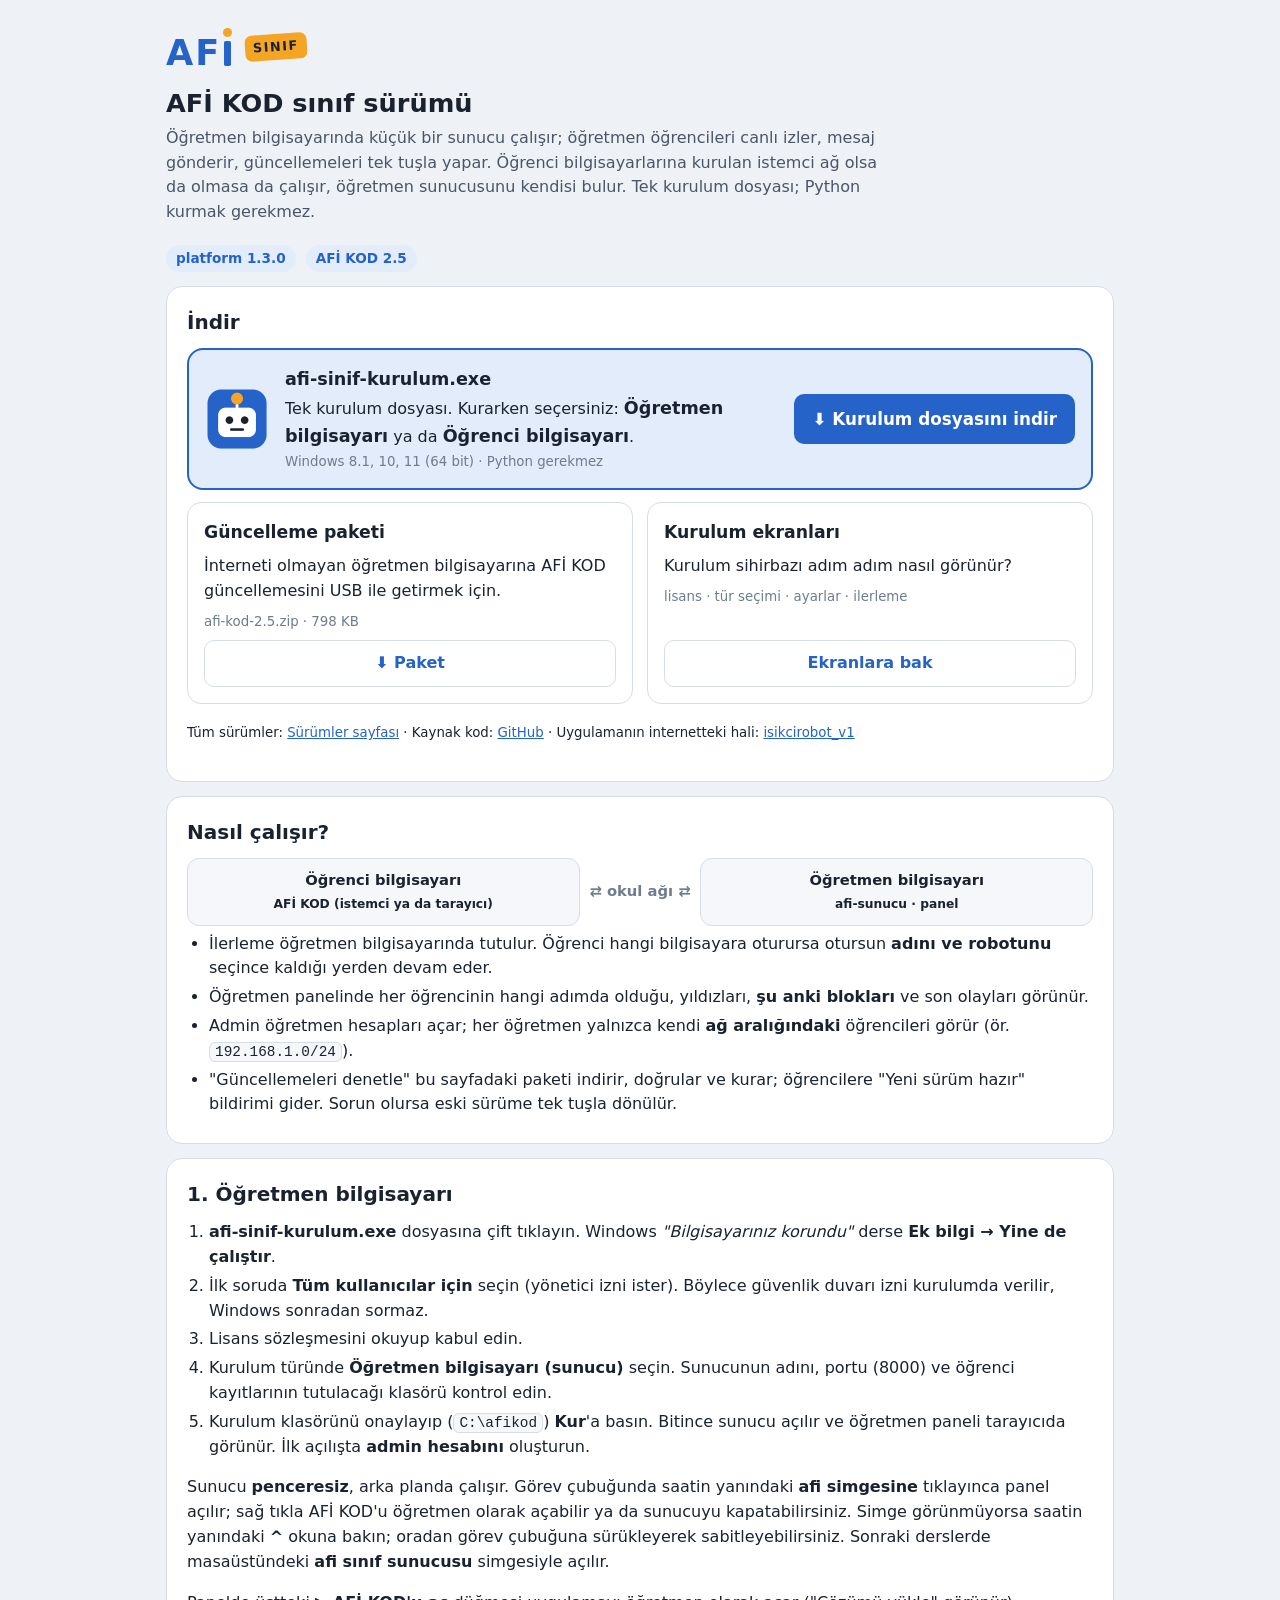
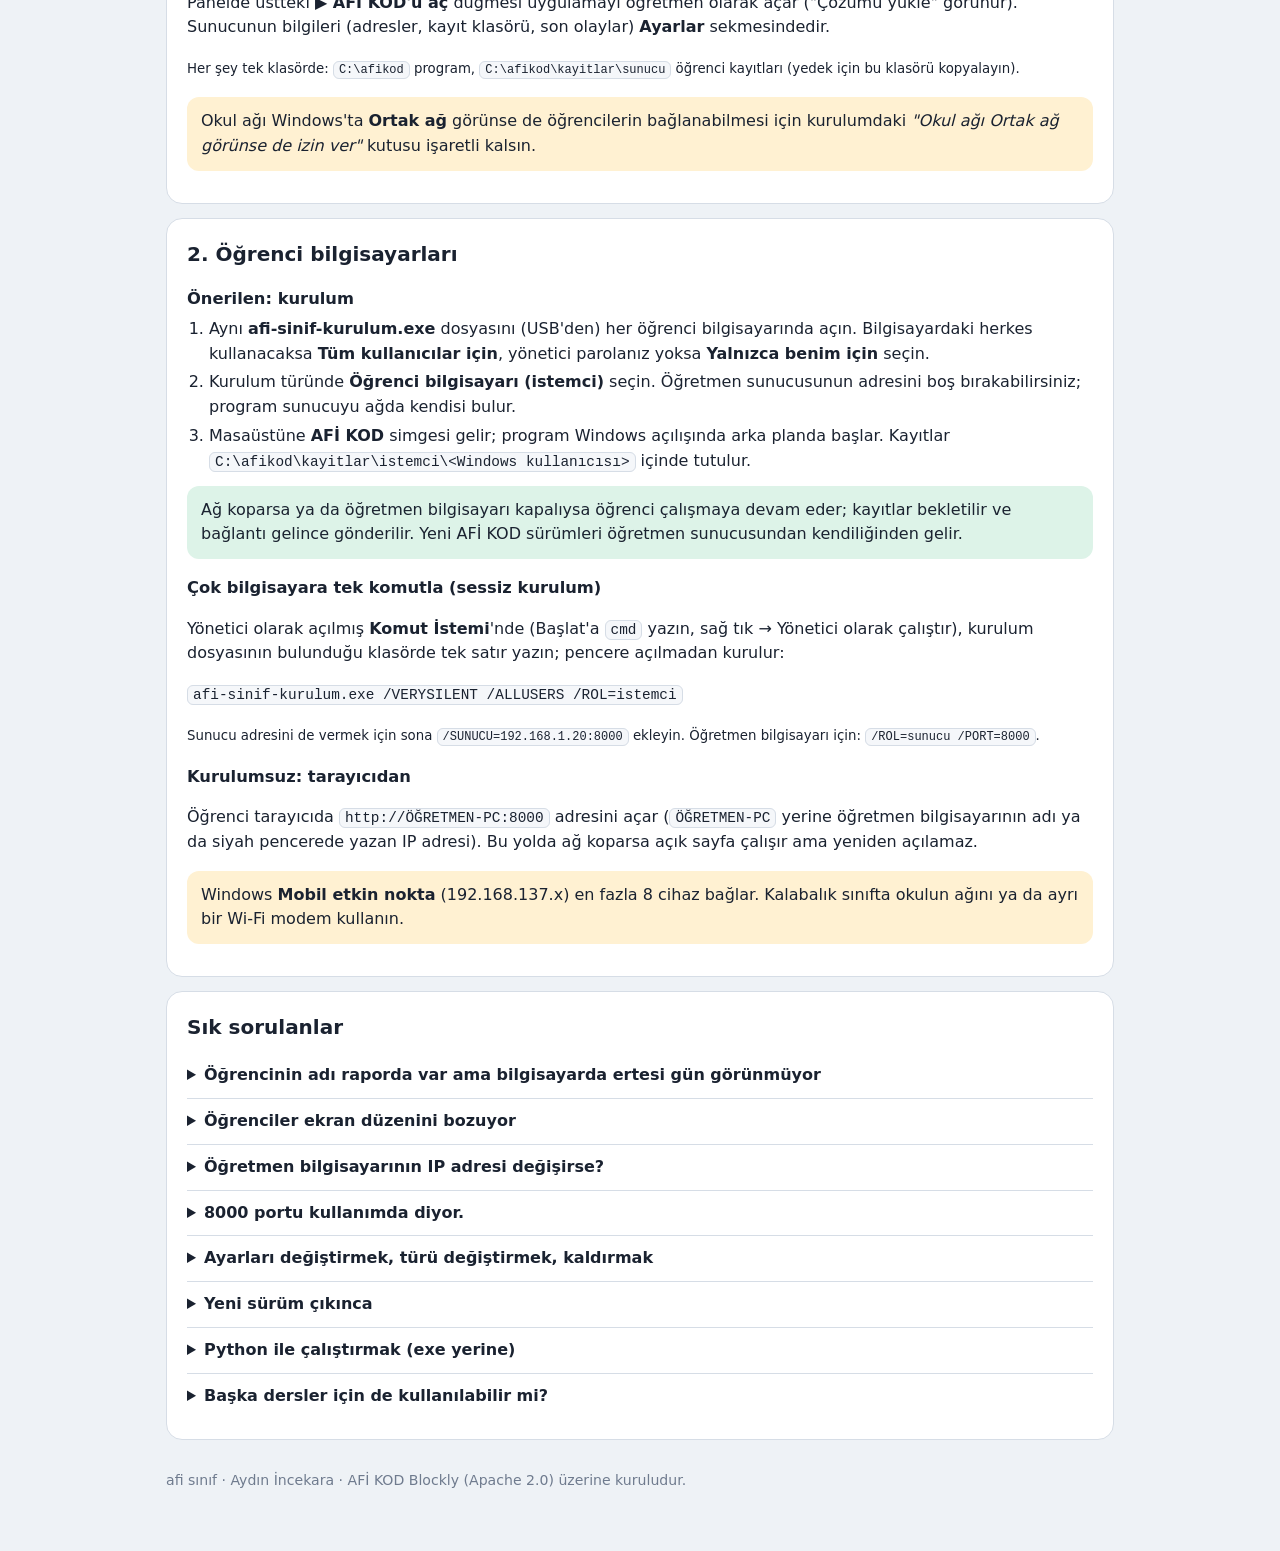
<file: index.html>
<!doctype html>
<html lang="tr">
<head>
<meta charset="utf-8">
<meta name="viewport" content="width=device-width,initial-scale=1">
<title>AFİ Sınıf</title>
<meta name="description" content="AFİ KOD sınıf sürümü: öğretmen bilgisayarında sunucu, öğrenci bilgisayarlarında istemci.">
<link rel="icon" href="tools/ikon/afi-istemci.png">
<style>
:root{--bg:#EEF2F6;--panel:#FFFFFF;--panel-2:#F5F7FA;--line:#D6DDE6;--ink:#1A2230;--ink-2:#4A5568;--ink-3:#6F7B8E;--accent:#2563C9;--accent-soft:#E2ECFB;--ok:#1F8A5B;--ok-soft:#DDF3E8;--lamp:#F5A524;--lamp-soft:#FFF1D2;
  --f:"Segoe UI","Nunito",system-ui,-apple-system,sans-serif;--mono:Consolas,ui-monospace,monospace;color-scheme:light}
@media (prefers-color-scheme:dark){:root:not([data-theme="light"]){--bg:#0F151E;--panel:#171F2B;--panel-2:#1D2735;--line:#2B3747;--ink:#E7EDF5;--ink-2:#B3BFCE;--ink-3:#8E9BB0;--accent:#6EA2F7;--accent-soft:#1E2E48;--ok:#4CC38A;--ok-soft:#173528;--lamp:#FFB938;--lamp-soft:#3A2F17;color-scheme:dark}}
*{box-sizing:border-box}
body{margin:0;background:var(--bg);color:var(--ink);font-family:var(--f);font-size:16px;line-height:1.55}
a{color:var(--accent)}
main{max-width:980px;margin:0 auto;padding:24px 16px 60px}
header{display:flex;align-items:center;gap:14px;flex-wrap:wrap;margin-bottom:8px}
.logo{font-weight:900;font-size:2.2rem;letter-spacing:.06em;color:var(--accent);line-height:1;display:inline-flex;align-items:flex-end;padding-top:.3em}
.logo .i{position:relative;display:inline-block;width:.19em;height:.71em;margin-left:.07em;border-radius:.05em;background:var(--accent);margin-bottom:.12em}
.logo .nokta{position:absolute;left:50%;top:-.36em;width:.27em;height:.27em;margin-left:-.135em;border-radius:50%;background:var(--lamp)}
.etiket{background:var(--lamp);color:#1A2230;border-radius:7px;padding:3px 8px;font-weight:900;font-size:.8rem;letter-spacing:.12em;transform:rotate(-4deg)}
h1{font-size:1.6rem;margin:18px 0 6px;line-height:1.25} h2{font-size:1.25rem;margin:0 0 10px} h3{font-size:1.02rem;margin:16px 0 6px}
.giris{color:var(--ink-2);max-width:720px;margin:0 0 20px}
.kart{background:var(--panel);border:1px solid var(--line);border-radius:16px;padding:20px;margin:14px 0;min-width:0}
.izgara{display:grid;grid-template-columns:repeat(auto-fit,minmax(260px,1fr));gap:14px}
.buyuk-indir{display:flex;gap:16px;align-items:center;flex-wrap:wrap;border:2px solid var(--accent);border-radius:16px;padding:16px;background:var(--accent-soft)}
.buyuk-indir img{width:64px;height:64px}.buyuk-indir div{flex:1 1 260px;display:flex;flex-direction:column;gap:2px}.buyuk-indir b{font-size:1.1rem}.buyuk-indir small{color:var(--ink-3)}
.buyuk-indir .dugme{margin-top:0;font-size:1.05rem;padding:12px 18px}
.indir{display:flex;flex-direction:column;gap:8px;border:1px solid var(--line);border-radius:14px;padding:16px;background:var(--panel)}
.indir img{width:48px;height:48px}
.indir b{font-size:1.08rem}
.indir small{color:var(--ink-3)}
.dugme{display:inline-flex;align-items:center;justify-content:center;gap:6px;margin-top:auto;padding:10px 14px;border-radius:10px;background:var(--accent);color:#fff;font-weight:800;text-decoration:none}
.dugme.ince{background:transparent;color:var(--accent);border:1px solid var(--line)}
ol,ul{padding-left:22px;margin:6px 0} li{margin:4px 0}
code,kbd{font-family:var(--mono);font-size:.9em;background:var(--panel-2);border:1px solid var(--line);border-radius:6px;padding:1px 5px;overflow-wrap:anywhere}
.not{background:var(--lamp-soft);border-radius:12px;padding:12px 14px;margin:12px 0}
.ok{background:var(--ok-soft);border-radius:12px;padding:12px 14px;margin:12px 0}
.surumler{display:flex;gap:10px;flex-wrap:wrap;margin:6px 0 0}
.hap{border-radius:999px;padding:3px 10px;font-size:.85rem;font-weight:800;background:var(--accent-soft);color:var(--accent)}
.sema{display:grid;grid-template-columns:1fr auto 1fr;gap:10px;align-items:center;text-align:center;font-weight:700;font-size:.92rem}
.sema div{border:1px solid var(--line);border-radius:12px;padding:10px;background:var(--panel-2)}
.sema span{color:var(--ink-3)}
@media (max-width:620px){.sema{grid-template-columns:1fr}.sema span{transform:rotate(90deg)}}
details{border-top:1px solid var(--line);padding:10px 0} details:first-of-type{border-top:0} summary{cursor:pointer;font-weight:800}
footer{color:var(--ink-3);font-size:.88rem;margin-top:30px}
</style>
</head>
<body>
<main>
  <header><span class="logo" aria-label="AFİ">AF<span class="i"><span class="nokta"></span></span></span><span class="etiket">SINIF</span></header>
  <h1>AFİ KOD sınıf sürümü</h1>
  <p class="giris">Öğretmen bilgisayarında küçük bir sunucu çalışır; öğretmen öğrencileri canlı izler, mesaj gönderir, güncellemeleri tek tuşla yapar. Öğrenci bilgisayarlarına kurulan istemci ağ olsa da olmasa da çalışır, öğretmen sunucusunu kendisi bulur. Tek kurulum dosyası; Python kurmak gerekmez.</p>
  <div class="surumler" id="surumler"></div>

  <section class="kart">
    <h2>İndir</h2>
    <div class="buyuk-indir">
      <img src="tools/ikon/afi-istemci.png" alt="">
      <div><b>afi-sinif-kurulum.exe</b><span>Tek kurulum dosyası. Kurarken seçersiniz: <b>Öğretmen bilgisayarı</b> ya da <b>Öğrenci bilgisayarı</b>.</span><small>Windows 8.1, 10, 11 (64 bit) · Python gerekmez</small></div>
      <a class="dugme" href="https://github.com/aydinincekara/isikcirobot_offline/releases/latest/download/afi-sinif-kurulum.exe">⬇ Kurulum dosyasını indir</a>
    </div>
    <div class="izgara" style="margin-top:12px">
      <div class="indir"><b>Güncelleme paketi</b><span>İnterneti olmayan öğretmen bilgisayarına AFİ KOD güncellemesini USB ile getirmek için.</span><small id="paketBilgi">afi-kod paketi (.zip)</small>
        <a class="dugme ince" id="paketLink" href="version.json">⬇ Paket</a></div>
      <div class="indir"><b>Kurulum ekranları</b><span>Kurulum sihirbazı adım adım nasıl görünür?</span><small>lisans · tür seçimi · ayarlar · ilerleme</small>
        <a class="dugme ince" href="https://github.com/aydinincekara/isikcirobot_offline/tree/ekranlar/ekranlar">Ekranlara bak</a></div>
    </div>
    <p><small>Tüm sürümler: <a href="https://github.com/aydinincekara/isikcirobot_offline/releases">Sürümler sayfası</a> · Kaynak kod: <a href="https://github.com/aydinincekara/isikcirobot_offline">GitHub</a> · Uygulamanın internetteki hali: <a href="https://aydinincekara.github.io/isikcirobot_v1/">isikcirobot_v1</a></small></p>
  </section>

  <section class="kart">
    <h2>Nasıl çalışır?</h2>
    <div class="sema">
      <div>Öğrenci bilgisayarı<br><small>AFİ KOD (istemci ya da tarayıcı)</small></div><span>⇄ okul ağı ⇄</span><div>Öğretmen bilgisayarı<br><small>afi-sunucu · panel</small></div>
    </div>
    <ul>
      <li>İlerleme öğretmen bilgisayarında tutulur. Öğrenci hangi bilgisayara oturursa otursun <b>adını ve robotunu</b> seçince kaldığı yerden devam eder.</li>
      <li>Öğretmen panelinde her öğrencinin hangi adımda olduğu, yıldızları, <b>şu anki blokları</b> ve son olayları görünür.</li>
      <li>Admin öğretmen hesapları açar; her öğretmen yalnızca kendi <b>ağ aralığındaki</b> öğrencileri görür (ör. <code>192.168.1.0/24</code>).</li>
      <li>"Güncellemeleri denetle" bu sayfadaki paketi indirir, doğrular ve kurar; öğrencilere "Yeni sürüm hazır" bildirimi gider. Sorun olursa eski sürüme tek tuşla dönülür.</li>
    </ul>
  </section>

  <section class="kart">
    <h2>1. Öğretmen bilgisayarı</h2>
    <ol>
      <li><b>afi-sinif-kurulum.exe</b> dosyasına çift tıklayın. Windows <i>"Bilgisayarınız korundu"</i> derse <b>Ek bilgi → Yine de çalıştır</b>.</li>
      <li>İlk soruda <b>Tüm kullanıcılar için</b> seçin (yönetici izni ister). Böylece güvenlik duvarı izni kurulumda verilir, Windows sonradan sormaz.</li>
      <li>Lisans sözleşmesini okuyup kabul edin.</li>
      <li>Kurulum türünde <b>Öğretmen bilgisayarı (sunucu)</b> seçin. Sunucunun adını, portu (8000) ve öğrenci kayıtlarının tutulacağı klasörü kontrol edin.</li>
      <li>Kurulum klasörünü onaylayıp (<code>C:\afikod</code>) <b>Kur</b>'a basın. Bitince sunucu açılır ve öğretmen paneli tarayıcıda görünür. İlk açılışta <b>admin hesabını</b> oluşturun.</li>
    </ol>
    <p>Sunucu <b>penceresiz</b>, arka planda çalışır. Görev çubuğunda saatin yanındaki <b>afi simgesine</b> tıklayınca panel açılır; sağ tıkla AFİ KOD'u öğretmen olarak açabilir ya da sunucuyu kapatabilirsiniz. Simge görünmüyorsa saatin yanındaki <b>^</b> okuna bakın; oradan görev çubuğuna sürükleyerek sabitleyebilirsiniz. Sonraki derslerde masaüstündeki <b>afi sınıf sunucusu</b> simgesiyle açılır.</p>
    <p>Panelde üstteki <b>▶ AFİ KOD'u aç</b> düğmesi uygulamayı öğretmen olarak açar ("Çözümü yükle" görünür). Sunucunun bilgileri (adresler, kayıt klasörü, son olaylar) <b>Ayarlar</b> sekmesindedir.</p>
    <p><small>Her şey tek klasörde: <code>C:\afikod</code> program, <code>C:\afikod\kayitlar\sunucu</code> öğrenci kayıtları (yedek için bu klasörü kopyalayın).</small></p>
    <div class="not">Okul ağı Windows'ta <b>Ortak ağ</b> görünse de öğrencilerin bağlanabilmesi için kurulumdaki <i>"Okul ağı Ortak ağ görünse de izin ver"</i> kutusu işaretli kalsın.</div>
  </section>

  <section class="kart">
    <h2>2. Öğrenci bilgisayarları</h2>
    <h3>Önerilen: kurulum</h3>
    <ol>
      <li>Aynı <b>afi-sinif-kurulum.exe</b> dosyasını (USB'den) her öğrenci bilgisayarında açın. Bilgisayardaki herkes kullanacaksa <b>Tüm kullanıcılar için</b>, yönetici parolanız yoksa <b>Yalnızca benim için</b> seçin.</li>
      <li>Kurulum türünde <b>Öğrenci bilgisayarı (istemci)</b> seçin. Öğretmen sunucusunun adresini boş bırakabilirsiniz; program sunucuyu ağda kendisi bulur.</li>
      <li>Masaüstüne <b>AFİ KOD</b> simgesi gelir; program Windows açılışında arka planda başlar. Kayıtlar <code>C:\afikod\kayitlar\istemci\&lt;Windows kullanıcısı&gt;</code> içinde tutulur.</li>
    </ol>
    <div class="ok">Ağ koparsa ya da öğretmen bilgisayarı kapalıysa öğrenci çalışmaya devam eder; kayıtlar bekletilir ve bağlantı gelince gönderilir. Yeni AFİ KOD sürümleri öğretmen sunucusundan kendiliğinden gelir.</div>
    <h3>Çok bilgisayara tek komutla (sessiz kurulum)</h3>
    <p>Yönetici olarak açılmış <b>Komut İstemi</b>'nde (Başlat'a <code>cmd</code> yazın, sağ tık → Yönetici olarak çalıştır), kurulum dosyasının bulunduğu klasörde tek satır yazın; pencere açılmadan kurulur:</p>
    <p><code>afi-sinif-kurulum.exe /VERYSILENT /ALLUSERS /ROL=istemci</code></p>
    <p><small>Sunucu adresini de vermek için sona <code>/SUNUCU=192.168.1.20:8000</code> ekleyin. Öğretmen bilgisayarı için: <code>/ROL=sunucu /PORT=8000</code>.</small></p>
    <h3>Kurulumsuz: tarayıcıdan</h3>
    <p>Öğrenci tarayıcıda <code>http://ÖĞRETMEN-PC:8000</code> adresini açar (<code>ÖĞRETMEN-PC</code> yerine öğretmen bilgisayarının adı ya da siyah pencerede yazan IP adresi). Bu yolda ağ koparsa açık sayfa çalışır ama yeniden açılamaz.</p>
    <div class="not">Windows <b>Mobil etkin nokta</b> (192.168.137.x) en fazla 8 cihaz bağlar. Kalabalık sınıfta okulun ağını ya da ayrı bir Wi-Fi modem kullanın.</div>
  </section>

  <section class="kart">
    <h2>Sık sorulanlar</h2>
    <details><summary>Öğrencinin adı raporda var ama bilgisayarda ertesi gün görünmüyor</summary><p>Kayıt öğretmen bilgisayarında durur; kaybolan, öğrenci bilgisayarındaki tarayıcı listesidir. Nedeni genellikle temizlik/dondurma programı (Deep Freeze vb.), tarayıcının "kapanınca temizle" ayarı ya da öğrencinin sunucuyu başka bir adresten açmasıdır (tarayıcı her adres için ayrı liste tutar). AFİ KOD 2.5'te öğrenci <b>numarasıyla</b> girer ya da "Bu bilgisayarda daha önce girenler" listesinden adını seçer; kaydı sunucudan gelir. Kalıcı çözüm: Öğrenciler sekmesinde herkese numara verip girişi "Yalnızca numarayla" yapın.</p></details>
    <details><summary>Öğrenciler ekran düzenini bozuyor</summary><p>AFİ KOD'da yerleşim menüsünün yanındaki <b>↺</b> düğmesi her şeyi (genişlikler, yükseklik, yazı boyutu, yakınlaştırma) varsayılana döndürür. Panelde <b>Bilgisayarlar → Ekran düzenini sıfırla</b> herkeste aynı anda yapar. 2.5'te düzen her öğrenciye ayrıdır; bir öğrencinin düzeni sonrakine geçmez.</p></details>
    <details><summary>Öğretmen bilgisayarının IP adresi değişirse?</summary><p>İstemci sunucuyu bilgisayar adından ve ağ taramasıyla yeniden bulur. Tarayıcıdan bağlananlar için siyah pencerenin en altında bilgisayar adıyla yazılan adres değişmez.</p></details>
    <details><summary>8000 portu kullanımda diyor.</summary><p>Sunucu zaten açık olabilir. Başka port için Komut İstemi'nde (yönetici gerekmez) program klasöründe: <code>afi-sunucu.exe --port 8001</code></p></details>
    <details><summary>Ayarları değiştirmek, türü değiştirmek, kaldırmak</summary><p>Kurulum dosyasını yeniden açın: <i>"afi sınıf bu bilgisayarda kurulu"</i> sayfasında <b>Güncelle ya da ayarları / kurulum türünü değiştir</b> ya da <b>Kaldır</b> seçin. Kaldırmak için Denetim Masası → Programlar da kullanılabilir. Öğrenci kayıtları ayrıca sorulmadan silinmez.</p></details>
    <details><summary>Yeni sürüm çıkınca</summary><p>AFİ KOD içeriği öğretmen panelindeki <b>Güncellemeleri denetle</b> ile gelir; öğrenci bilgisayarları yeni içeriği sunucudan kendileri alır. Programın kendisi (afi sınıf) için yeni kurulum dosyasını aynı şekilde çalıştırın; ayarlar ve kayıtlar korunur.</p></details>
    <details><summary>Python ile çalıştırmak (exe yerine)</summary><p>Python 3.8 veya yenisi gerekir. Kaynak kodu <a href="https://github.com/aydinincekara/isikcirobot_offline/archive/refs/heads/main.zip">zip olarak indirip</a> ayıklayın. Klasörde Komut İstemi açıp komutları <b>teker teker</b> yazın: <code>python --version</code> (sürümü gösterir; görünmezse <code>py --version</code> deneyin), ardından öğretmen bilgisayarında <code>python afi-sunucu.py</code>, öğrenci bilgisayarında <code>python afi-istemci.py</code>. Yönetici izni gerekmez.</p></details>
    <details><summary>Başka dersler için de kullanılabilir mi?</summary><p>Evet. Sunucu ve istemci "uygulama paketi" mantığıyla çalışır: her ders ayrı bir paket (zip + <code>afi-paket.json</code>) olarak eklenir ve aynı panelden izlenir.</p></details>
  </section>
  <footer>afi sınıf · Aydın İncekara · AFİ KOD Blockly (Apache 2.0) üzerine kuruludur.</footer>
</main>
<script>
fetch('version.json', { cache: 'no-store' }).then(function (r) { return r.json(); }).then(function (v) {
  var k = document.getElementById('surumler'), h = '';
  if (v.platform) h += '<span class="hap">platform ' + v.platform.surum + '</span>';
  Object.keys(v.uygulamalar || {}).forEach(function (a) { var u = v.uygulamalar[a]; h += '<span class="hap">' + u.ad + ' ' + u.surum + '</span>'; });
  k.innerHTML = h;
  var u = (v.uygulamalar || {})['afi-kod'];
  if (u) { document.getElementById('paketLink').href = u.zip; document.getElementById('paketBilgi').textContent = 'afi-kod-' + u.surum + '.zip · ' + Math.round(u.boyut / 1024) + ' KB'; }
}).catch(function () {});
</script>
</body>
</html>
</file>
